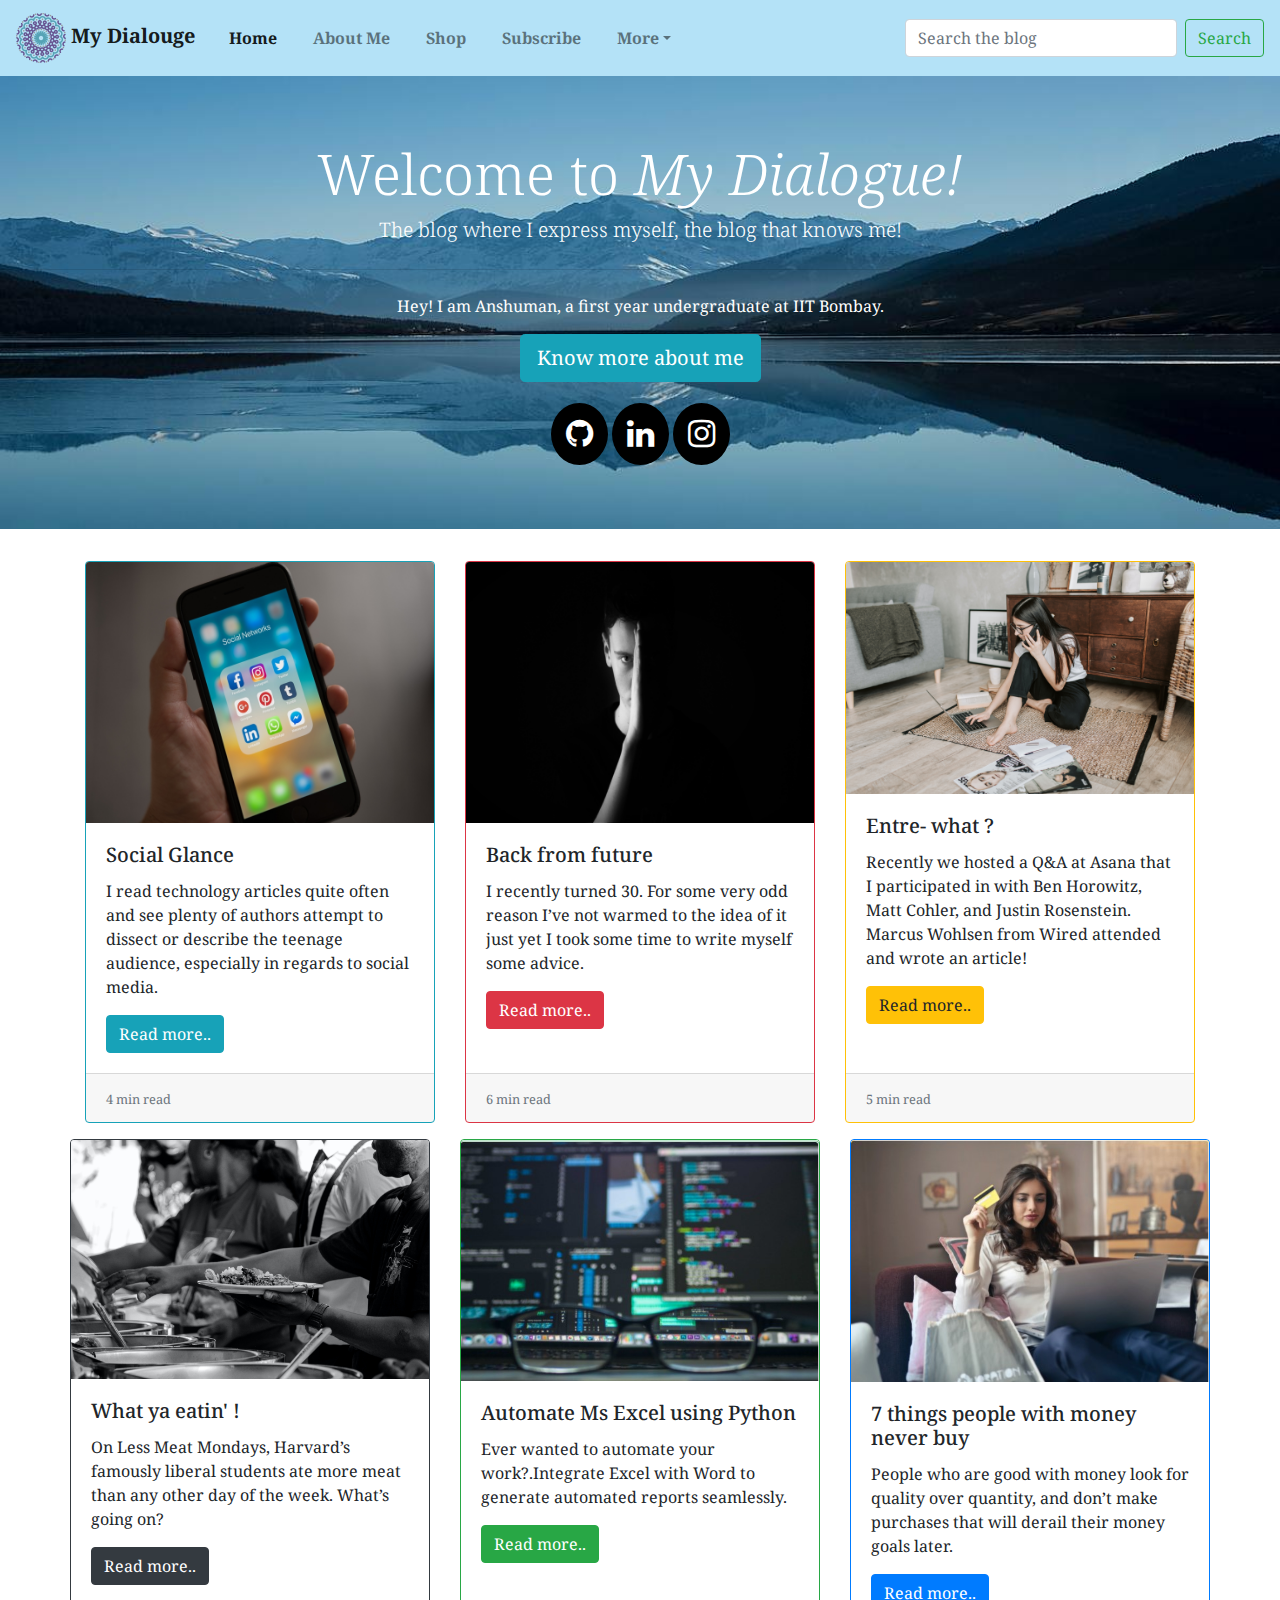
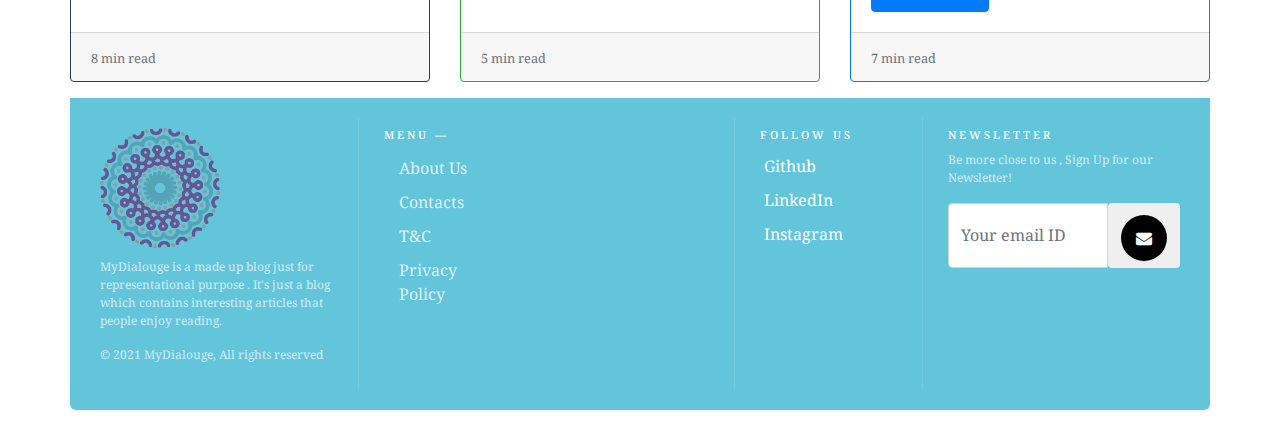
<file: index.html>
<!DOCTYPE html>
<html lang="en">

<head>
    <meta charset="UTF-8">
    <meta http-equiv="X-UA-Compatible" content="IE=edge">
    <meta name="viewport" content="width=device-width, initial-scale=1.0">
    <!--bootstrap4 core CSS link-->
    <link rel="stylesheet" href="https://maxcdn.bootstrapcdn.com/bootstrap/4.0.0/css/bootstrap.min.css" integrity="sha384-Gn5384xqQ1aoWXA+058RXPxPg6fy4IWvTNh0E263XmFcJlSAwiGgFAW/dAiS6JXm" crossorigin="anonymous">
    <!--local CSS file link-->
    <link rel="stylesheet" href="style.css">
    <!--Adding google fonts-->
    <link rel="preconnect" href="https://fonts.gstatic.com">
    <link href="https://fonts.googleapis.com/css2?family=Noto+Serif&display=swap" rel="stylesheet">
    <!--Adding the icon library-->
    <link rel="stylesheet" href="https://cdnjs.cloudflare.com/ajax/libs/font-awesome/4.7.0/css/font-awesome.min.css">

    <title>My Blog</title>
</head>

<body>
    <!--Navbar begins here-->
    <nav class="navbar navbar-expand-lg navbar-light">
        <a class="navbar-brand" href="#">
            <!--Adding logo to the webiste-->
            <img src="logo.png" alt="logo_image" title="My_dialouge" height="50" width="50"> My Dialouge
        </a>
        <button class="navbar-toggler" type="button" data-toggle="collapse" data-target="#navbarSupportedContent" aria-controls="navbarSupportedContent" aria-expanded="false" aria-label="Toggle navigation">
    <span class="navbar-toggler-icon"></span>
  </button>

        <div class="collapse navbar-collapse" id="navbarSupportedContent">
            <ul class="navbar-nav mr-auto">
                <li class="nav-item active">
                    <!--Home section - landing page-->
                    <a class="nav-link" href="index.html">Home <span class="sr-only">(current)</span></a>
                </li>
                <li class="nav-item ">
                    <!--About me Section-->
                    <a class="nav-link" href="Aboutme.html" target="_blank">About Me<span class="sr-only">(current)</span></a>
                </li>
                <li class="nav-item">
                    <!--Shop Section-->
                    <a class="nav-link" href="https://www.amazon.in/" target="_blank">Shop</a>
                </li>
                <li class="nav-item">
                    <!--Shop Section-->
                    <a class="nav-link" href="https://www.youtube.com/watch?v=dQw4w9WgXcQ" target="_blank">Subscribe</a>
                </li>
                <!--Dropdown Section-->
                <li class="nav-item dropdown">
                    <a class="nav-link dropdown-toggle" href="#" id="navbarDropdown" role="button" data-toggle="dropdown" aria-haspopup="true" aria-expanded="false">More</a>
                    <div class="dropdown-menu" aria-labelledby="navbarDropdown">
                        <a class="dropdown-item" href="#">Old posts</a>
                        <div class="dropdown-divider"></div>
                        <a class="dropdown-item" href="#">Best Sellers</a>
                        <div class="dropdown-divider"></div>
                        <a class="dropdown-item" href="#">Report something</a>
                    </div>
                </li>

            </ul>
            <form class="form-inline my-2 my-lg-0">
                <input class="form-control mr-sm-2" type="search" placeholder="Search the blog" aria-label="Search">
                <button class="btn btn-outline-success my-2 my-sm-0" type="submit">Search</button>
            </form>
        </div>
    </nav>
    <!--Navbar ends here-->
    <!--Jumbotron begins here-->
    <div class="jumbotron jumbotron-fluid" id="welcome">
        <h1 class="display-4">Welcome to <em> My Dialogue!</em></h1>
        <p class="lead">The blog where I express myself, the blog that knows me! </p>
        <hr class="my-4">
        <p>Hey! I am Anshuman, a first year undergraduate at IIT Bombay.</p>
        <p class="lead">
            <a class="btn btn-info btn-lg" href="Aboutme.html" target="_blank" " role="button " >Know more about me</a>
        </p>
        <!--Adding social media buttons here-->
        <a href="https://github.com/anshuman77712 " class="fa fa-github fa-2x " target="_blank "></a>
        <a href="https://www.linkedin.com/ " class="fa fa-linkedin fa-2x " target="_blank "></a>
        <a href="https://www.instagram.com/ " class="fa fa-instagram fa-2x " target="_blank "></a>
        <!--logo section ends here-->
    </div>
    <!--Jumbotron ends here-->
    <!--Adding the mandaotry articles here-->
        <div class="container ">
        <div class="card-deck ">
        <div class="card border-info mb-3 " style="max-width: 27rem; ">
                <img src="slide1.jpg " class="card-img-top " alt="slide 1 ">
                <div class="card-body ">
                    <h5 class="card-title ">Social Glance</h5>
                    <p class="card-text ">I read technology articles quite often and see plenty of authors attempt to dissect or describe the teenage audience, especially in regards to social media.</p>
                    <a href=" https://medium.com/backchannel/a-teenagers-view-on-social-media-1df945c09ac6 " class="btn btn-info " target="_blank ">Read more..</a>
                </div>
                <div class="card-footer ">
                    <small class="text-muted "> 4 min read</small>
                </div>
                </div>
            <div class="card border-danger mb-3 " style="max-width: 27rem; ">
                <img src="slide2.jpg " class="card-img-top " alt="... ">
                <div class="card-body ">
                    <h5 class="card-title ">Back from future</h5>
                    <p class="card-text ">I recently turned 30. For some very odd reason I’ve not warmed to the idea of it just yet
                        I took some time to write myself some advice.</p>
                    <a href="https://medium.com/curious-cult/advice-from-30-year-old-me-to-20-year-old-me-b9b035d39e2d " class="btn btn-danger "target="_blank ">Read more..</a>
                </div>
                <div class="card-footer ">
                    <small class="text-muted "> 6 min read</small>
                </div>
            </div>
                <div class="card border-warning mb-3 " style="max-width: 27rem; ">
                            <img src="slide3.jpg " class="card-img-top " alt="... ">
                            <div class="card-body ">
                                <h5 class="card-title ">Entre- what ?</h5>
                                <p class="card-text ">Recently we hosted a Q&A at Asana that I participated in with Ben Horowitz, Matt Cohler, and Justin Rosenstein. Marcus Wohlsen from Wired attended and wrote an article!</p>
                                <a href="https://medium.com/i-m-h-o/good-and-bad-reasons-to-becomean-entrepreneur-decf0766de8d " class="btn btn-warning " target="_blank ">Read more..</a>
                            </div>
                            <div class="card-footer ">
                                <small class="text-muted "> 5 min read</small>
                            </div>
                </div>
    <!--Addition of mandatory article ends here-->
    <!--Adding extra articles here-->
    <div class="card-deck ">
        <div class="card border-dark mb-3 " style="max-width: 27rem; ">
                <img src="slide4.jpg " class="card-img-top " alt="slide 1 ">
                <div class="card-body ">
                    <h5 class="card-title ">What ya eatin' !</h5>
                    <p class="card-text ">On Less Meat Mondays, Harvard’s famously liberal students ate more meat than any other day of the week. What’s going on?</p>
                    <a href=" https://medium.com/backchannel/a-teenagers-view-on-social-media-1df945c09ac6 " class="btn btn-dark " target="_blank ">Read more..</a>
                </div>
                <div class="card-footer ">
                    <small class="text-muted ">8 min read</small>
                </div>
                </div>
            <div class="card border-success mb-3 " style="max-width: 27rem; ">
                <img src="slide5.jpg " class="card-img-top " alt="... ">
                <div class="card-body ">
                    <h5 class="card-title ">Automate Ms Excel  using Python</h5>
                    <p class="card-text ">Ever wanted to automate your work?.Integrate Excel with Word to generate automated reports seamlessly.</p>
                    <a href="https://towardsdatascience.com/automate-microsoft-excel-and-word-using-python-ab92713b4ffe " class="btn btn-success "target="_blank ">Read more..</a>
                </div>
                <div class="card-footer ">
                    <small class="text-muted ">5 min read</small>
                </div>
            </div>
                <div class="card border-primary mb-3 " style="max-width: 27rem; ">
                            <img src="slide6.jpg " class="card-img-top " alt="... ">
                            <div class="card-body ">
                                <h5 class="card-title ">7 things people with money never buy</h5>
                                <p class="card-text ">People who are good with money look for quality over quantity, and don’t make purchases that will derail their money goals later.</p>
                                <a href="https://medium.com/business-insider/7-things-people-who-are-good-with-money-never-buy-70cfff912729 " class="btn btn-primary " target="_blank ">Read more..</a>
                            </div>
                            <div class="card-footer ">
                                <small class="text-muted ">7 min read</small>
                            </div>
                </div>
            </div>
        <!--Article container ends here-->    
     <!-- Site footer -->
 <!--Footer-->    
     <footer class="footer-bs ">
        <div class="row ">
        	<div class="col-md-3 footer-brand animated fadeInLeft ">
            	<img src="logo.png " alt="logo_text " width="120 " style="margin-bottom: 10px; ">
                <p>MyDialouge is a made up blog just for representational purpose . It's just a blog which contains interesting articles that people enjoy reading.</p>
                <p>© 2021 MyDialouge, All rights reserved</p>
            </div>
        	<div class="col-md-4 footer-nav animated fadeInUp ">
            	<h4>Menu —</h4>
            	<div class="col-md-4 ">
                    <ul class="list ">
                        <li><a href="# ">About Us</a></li>
                        <li><a href="# ">Contacts</a></li>
                        <li><a href="# ">T&C</a></li>
                        <li><a href="# ">Privacy Policy</a></li>
                    </ul>
                </div>
            </div>
        	<div class="col-md-2 footer-social animated fadeInDown ">
            	<h4>Follow Us</h4>
            	<ul>
                	<li><a href="# ">Github</a></li>
                	<li><a href="# ">LinkedIn</a></li>
                	<li><a href="# ">Instagram</a></li>
                </ul>
            </div>
        	<div class="col-md-3 footer-ns animated fadeInRight ">
            	<h4>Newsletter</h4>
                <p>Be more close to us , Sign Up for our Newsletter!</p>
                <p>
                    <div class="input-group ">
                      <input type="text " class="form-control " placeholder="Your email ID ">
                      <span class="input-group-btn ">
                        <button class="btn btn-default " type="button "><i class="fa fa-envelope fa-x " aria-hidden="true "></i></button>
                      </span>
                    </div><!-- /input-group -->
                 </p>
            </div>
        </div>
    </footer>
 
  

 <!--Footer--> 
    
        <!--Adding the javascript for bootstrap-->
    <script src="https://code.jquery.com/jquery-3.2.1.slim.min.js " integrity="sha384-KJ3o2DKtIkvYIK3UENzmM7KCkRr/rE9/Qpg6aAZGJwFDMVNA/GpGFF93hXpG5KkN " crossorigin="anonymous "></script>
    <script src="https://cdnjs.cloudflare.com/ajax/libs/popper.js/1.11.0/umd/popper.min.js " integrity="sha384-b/U6ypiBEHpOf/4+1nzFpr53nxSS+GLCkfwBdFNTxtclqqenISfwAzpKaMNFNmj4 " crossorigin="anonymous "></script>
    <script src="https://maxcdn.bootstrapcdn.com/bootstrap/4.0.0-beta/js/bootstrap.min.js " integrity="sha384-h0AbiXch4ZDo7tp9hKZ4TsHbi047NrKGLO3SEJAg45jXxnGIfYzk4Si90RDIqNm1 " crossorigin="anonymous "></script>

</body>

</html>
</file>
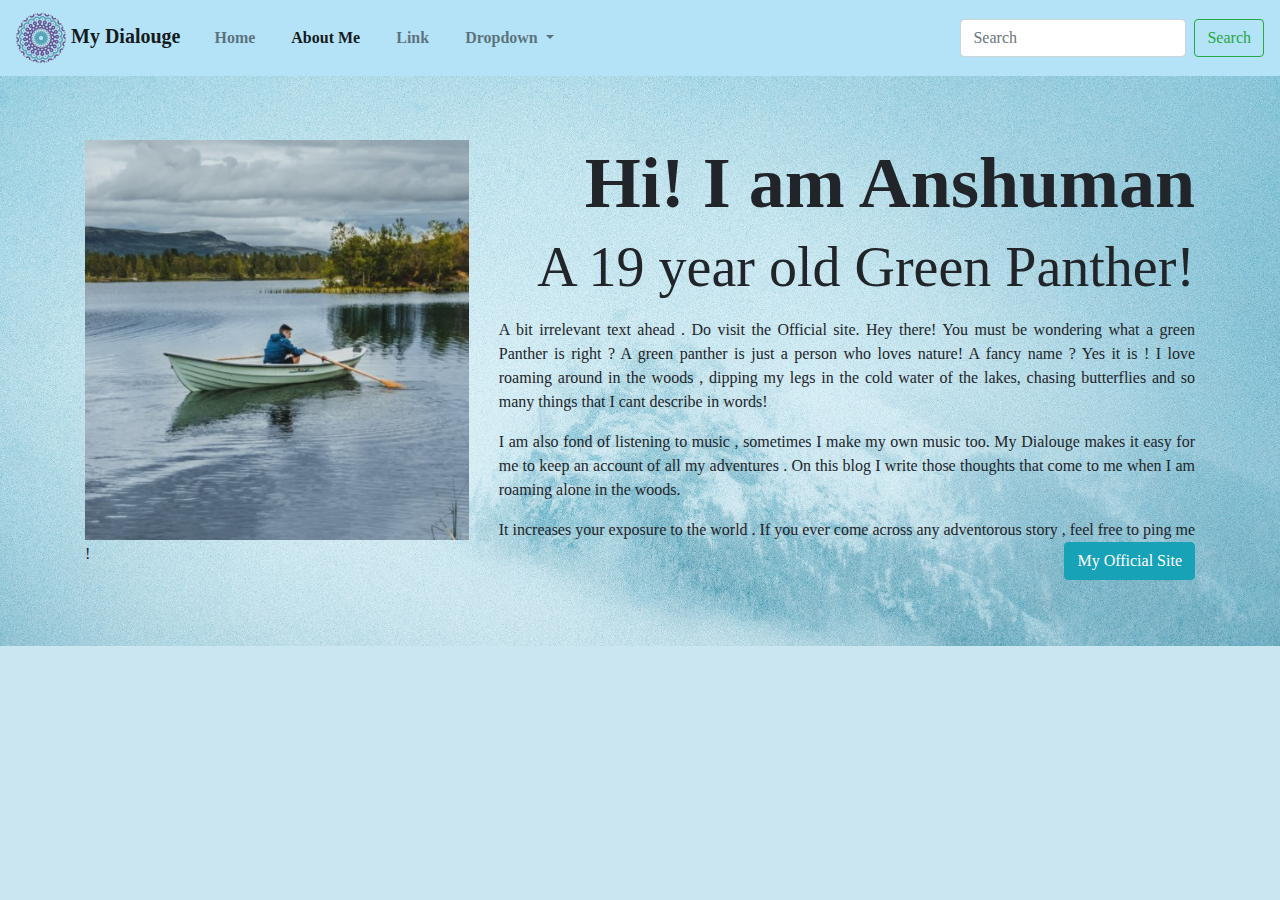
<file: Aboutme.html>
<!DOCTYPE html>
<html lang="en">

<head>
    <meta charset="UTF-8">
    <meta http-equiv="X-UA-Compatible" content="IE=edge">
    <meta name="viewport" content="width=device-width, initial-scale=1.0">
    <!--bootstrap4 link-->
    <link rel="stylesheet" href="https://maxcdn.bootstrapcdn.com/bootstrap/4.0.0/css/bootstrap.min.css" integrity="sha384-Gn5384xqQ1aoWXA+058RXPxPg6fy4IWvTNh0E263XmFcJlSAwiGgFAW/dAiS6JXm" crossorigin="anonymous">
    <!--local CSS file link-->
    <link rel="stylesheet" href="style.css">
    <title>About me</title>
</head>

<body style="background-color: #CAE7F1;">
    <nav class="navbar navbar-expand-lg navbar-light " style="background-color:#B4E2F7">
        <a class="navbar-brand" href="#">
            <!Adding logo to the webiste><img src="logo.png" alt="logo_image" title="My_dialouge" height="50" width="50"> My Dialouge
        </a>
        <button class="navbar-toggler" type="button" data-toggle="collapse" data-target="#navbarSupportedContent" aria-controls="navbarSupportedContent" aria-expanded="false" aria-label="Toggle navigation">
    <span class="navbar-toggler-icon"></span>
  </button>

        <div class="collapse navbar-collapse" id="navbarSupportedContent">
            <ul class="navbar-nav mr-auto">
                <li class="nav-item">
                    <!Home section - landing page>
                    <a class="nav-link" href="index.html">Home <span class="sr-only">(current)</span></a>
                </li>
                <li class="nav-item active">
                    <!About me Section>
                    <a class="nav-link" href="Aboutme.html">About Me<span class="sr-only">(current)</span></a>
                </li>
                <li class="nav-item">
                    <a class="nav-link" href="#">Link</a>
                </li>
                <li class="nav-item dropdown">
                    <a class="nav-link dropdown-toggle" href="#" id="navbarDropdown" role="button" data-toggle="dropdown" aria-haspopup="true" aria-expanded="false">
          Dropdown
        </a>
                    <div class="dropdown-menu" aria-labelledby="navbarDropdown">
                        <a class="dropdown-item" href="#">Action</a>
                        <a class="dropdown-item" href="#">Another action</a>
                        <div class="dropdown-divider"></div>
                        <a class="dropdown-item" href="#">Something else here</a>
                    </div>
                </li>

            </ul>
            <form class="form-inline my-2 my-lg-0">
                <input class="form-control mr-sm-2" type="search" placeholder="Search" aria-label="Search">
                <button class="btn btn-outline-success my-2 my-sm-0" type="submit">Search</button>
            </form>
        </div>
    </nav>
    <div class="container-full-bg"></div>
    <div class="jumbotron jumbotron-fluid" id="about_me">
        <div class="container">
            <img src="me.jpg" alt="my_pic" style="float: left; margin-right:30px; ;" height="400">
            <h1 class="display-3" style="text-align: right; font-weight: bolder;">Hi! I am Anshuman</h1>
            <p class="display-4" style="text-align: right;">A 19 year old Green Panther!</p>
            <p style="text-align: justify;">
                A bit irrelevant text ahead . Do visit the Official site. Hey there! You must be wondering what a green Panther is right ? A green panther is just a person who loves nature! A fancy name ? Yes it is ! I love roaming around in the woods , dipping my legs
                in the cold water of the lakes, chasing butterflies and so many things that I cant describe in words!
            </p>
            <p style="text-align: justify;">
                I am also fond of listening to music , sometimes I make my own music too. My Dialouge makes it easy for me to keep an account of all my adventures . On this blog I write those thoughts that come to me when I am roaming alone in the woods.
            </p>
            <p style="text-align: justify;">
                It increases your exposure to the world . If you ever come across any adventorous story , feel free to ping me !
                <a href="https://anshuman265.000webhostapp.com/" title="My_projects" target="_blank"><button type="button" class="btn btn-info" style="float: right;">My Official Site</button></a>
            </p>

        </div>
    </div>
    </div>
    <script src="https://code.jquery.com/jquery-3.2.1.slim.min.js " integrity="sha384-KJ3o2DKtIkvYIK3UENzmM7KCkRr/rE9/Qpg6aAZGJwFDMVNA/GpGFF93hXpG5KkN " crossorigin="anonymous "></script>
    <script src="https://cdnjs.cloudflare.com/ajax/libs/popper.js/1.11.0/umd/popper.min.js " integrity="sha384-b/U6ypiBEHpOf/4+1nzFpr53nxSS+GLCkfwBdFNTxtclqqenISfwAzpKaMNFNmj4 " crossorigin="anonymous "></script>
    <!-- Always remember to call the above files first before calling the bootstrap.min.js file -->
    <script src="https://maxcdn.bootstrapcdn.com/bootstrap/4.0.0-beta/js/bootstrap.min.js " integrity="sha384-h0AbiXch4ZDo7tp9hKZ4TsHbi047NrKGLO3SEJAg45jXxnGIfYzk4Si90RDIqNm1 " crossorigin="anonymous "></script>
</body>

</html>
</file>
<file: style.css>
/*CSS styling of various elements here*/

#welcome {
    background-image: url(mountains.jpg);
    background-size: cover;
    color: white;
    text-align: center;
}

body {
    font-family: 'Noto Serif', serif;
}

nav {
    background-color: #B4E2F7;
    font-family: 'Noto Serif', serif;
    font-weight: bold;
}

.nav-item {
    margin: 10px;
}

#about_me {
    background-image: url(sky.jpg);
    background-size: cover;
}


/*Styling ends here*/


/*Adding the hover effect in the dropdown list*/

.dropdown:hover>.dropdown-menu {
    display: block;
}

.dropdown>.dropdown-toggle:active {
    /*Without this, clicking will make it sticky*/
    pointer-events: none;
}


/*Hover effects end here*/


/*Using font awesome icons*/


/*Formatting icons here*/


/*Code for icons taken from w3Schools*/

.fa {
    padding: 15px;
    text-align: center;
    text-decoration: none;
    border-radius: 50%;
    background: black;
    color: white;
    margin-top: 5px;
    font-size: 100px;
}


/* Adding a hover */

.fa:hover {
    opacity: 0.7;
    color: gray;
    text-decoration: none;
}


/*Styling of footer*/

.footer-bs {
    background-color: #63C5DA;
    padding: 20px 20px;
    color: rgba(255, 255, 255, 1.00);
    margin-bottom: 20px;
    border-bottom-right-radius: 6px;
    border-top-left-radius: 0px;
    border-bottom-left-radius: 6px;
}

.footer-bs .footer-brand,
.footer-bs .footer-nav,
.footer-bs .footer-social,
.footer-bs .footer-ns {
    padding: 10px 25px;
}

.footer-bs .footer-nav,
.footer-bs .footer-social,
.footer-bs .footer-ns {
    border-color: transparent;
}

.footer-bs .footer-brand h2 {
    margin: 0px 0px 10px;
}

.footer-bs .footer-brand p {
    font-size: 12px;
    color: rgba(255, 255, 255, 0.70);
}

.footer-bs .footer-nav ul.pages {
    list-style: none;
    padding: 0px;
}

.footer-bs .footer-nav ul.pages li {
    padding: 5px 0px;
}

.footer-bs .footer-nav ul.pages a {
    color: rgba(255, 255, 255, 1.00);
    font-weight: bold;
    text-transform: uppercase;
}

.footer-bs .footer-nav ul.pages a:hover {
    color: rgba(255, 255, 255, 0.80);
    text-decoration: none;
}

.footer-bs .footer-nav h4 {
    font-size: 11px;
    text-transform: uppercase;
    letter-spacing: 3px;
    margin-bottom: 10px;
}

.footer-bs .footer-nav ul.list {
    list-style: none;
    padding: 0px;
}

.footer-bs .footer-nav ul.list li {
    padding: 5px 0px;
}

.footer-bs .footer-nav ul.list a {
    color: rgba(255, 255, 255, 0.80);
}

.footer-bs .footer-nav ul.list a:hover {
    color: rgba(255, 255, 255, 0.60);
    text-decoration: none;
}

.footer-bs .footer-social ul {
    list-style: none;
    padding: 0px;
}

.footer-bs .footer-social h4 {
    font-size: 11px;
    text-transform: uppercase;
    letter-spacing: 3px;
}

.footer-bs .footer-social li {
    padding: 5px 4px;
}

.footer-bs .footer-social a {
    color: rgba(255, 255, 255, 1.00);
}

.footer-bs .footer-social a:hover {
    color: rgba(255, 255, 255, 0.80);
    text-decoration: none;
}

.footer-bs .footer-ns h4 {
    font-size: 11px;
    text-transform: uppercase;
    letter-spacing: 3px;
    margin-bottom: 10px;
}

.footer-bs .footer-ns p {
    font-size: 12px;
    color: rgba(255, 255, 255, 0.70);
}


/*Optimizing the footer for proper rendering in mobile device*/

@media (min-width: 768px) {
    .footer-bs .footer-nav,
    .footer-bs .footer-social,
    .footer-bs .footer-ns {
        border-left: solid 1px rgba(255, 255, 255, 0.10);
    }
}


/*Footer styling ends here*/
</file>
